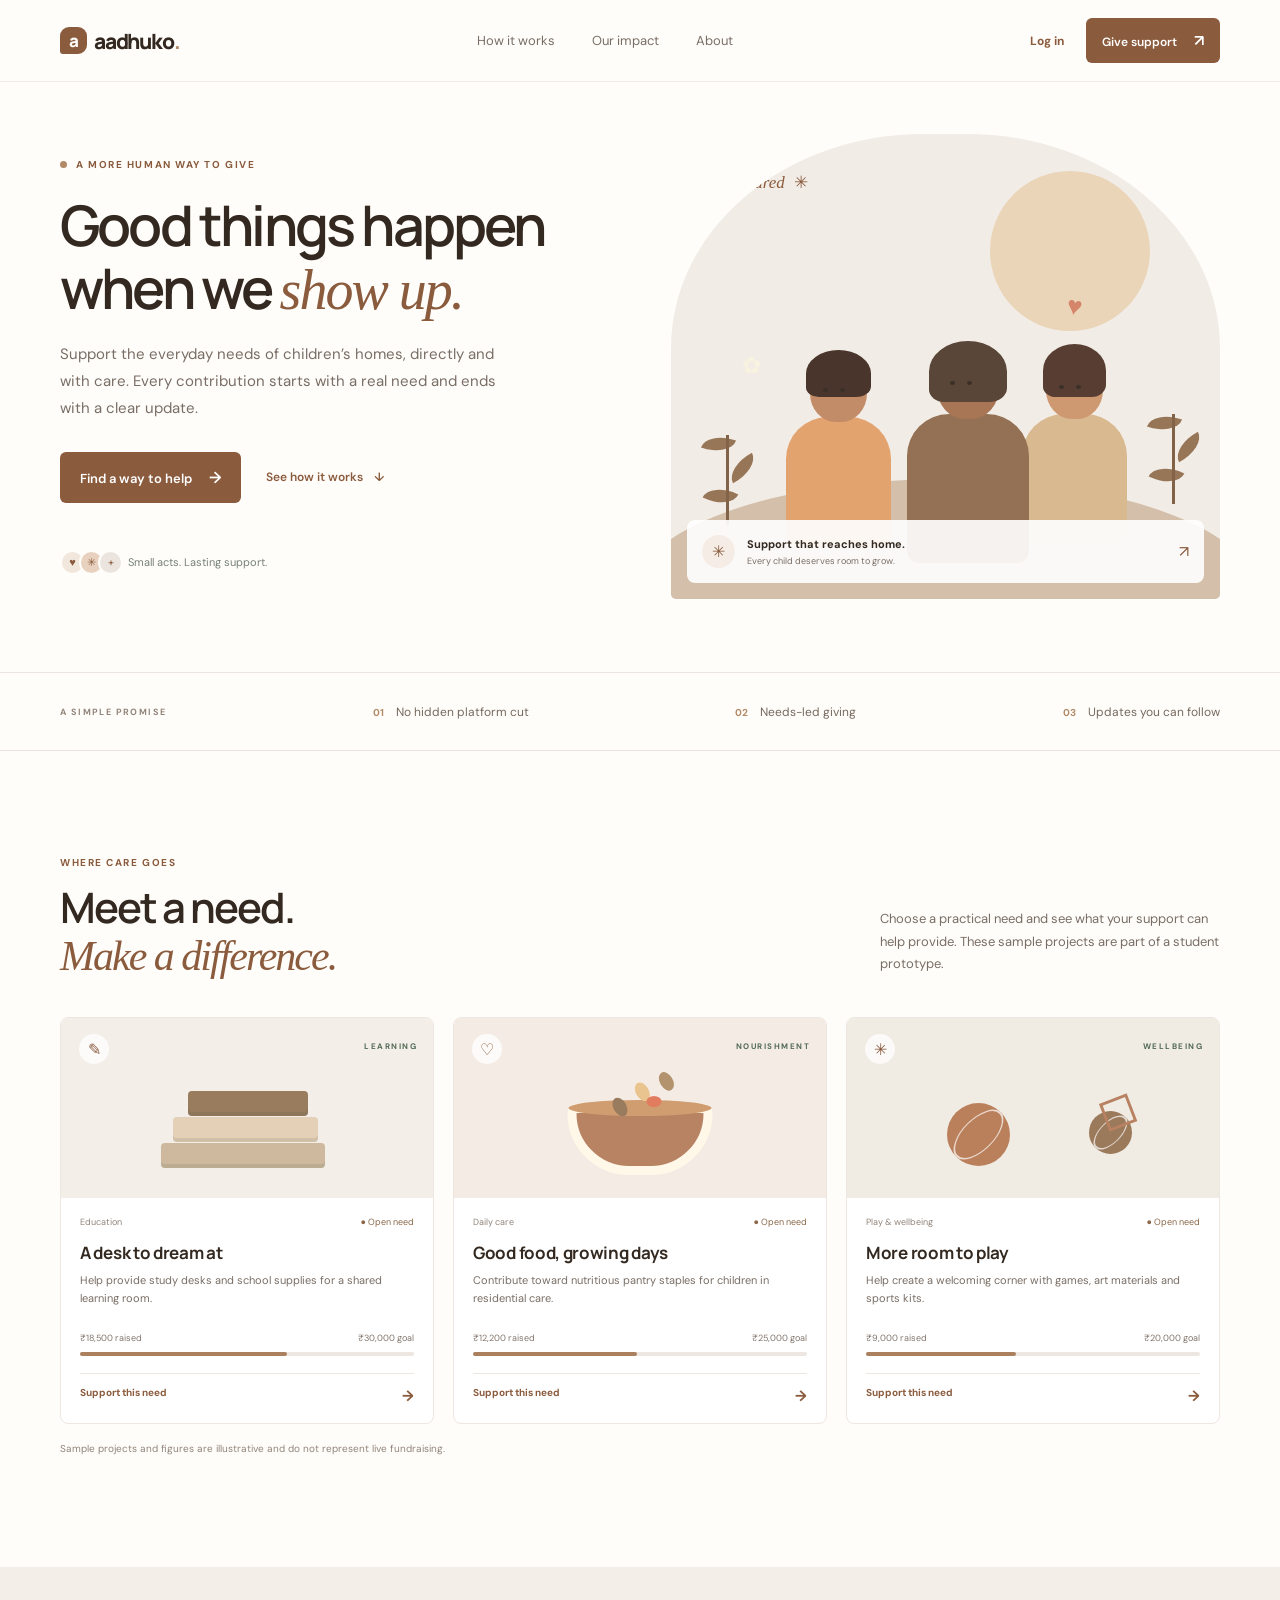
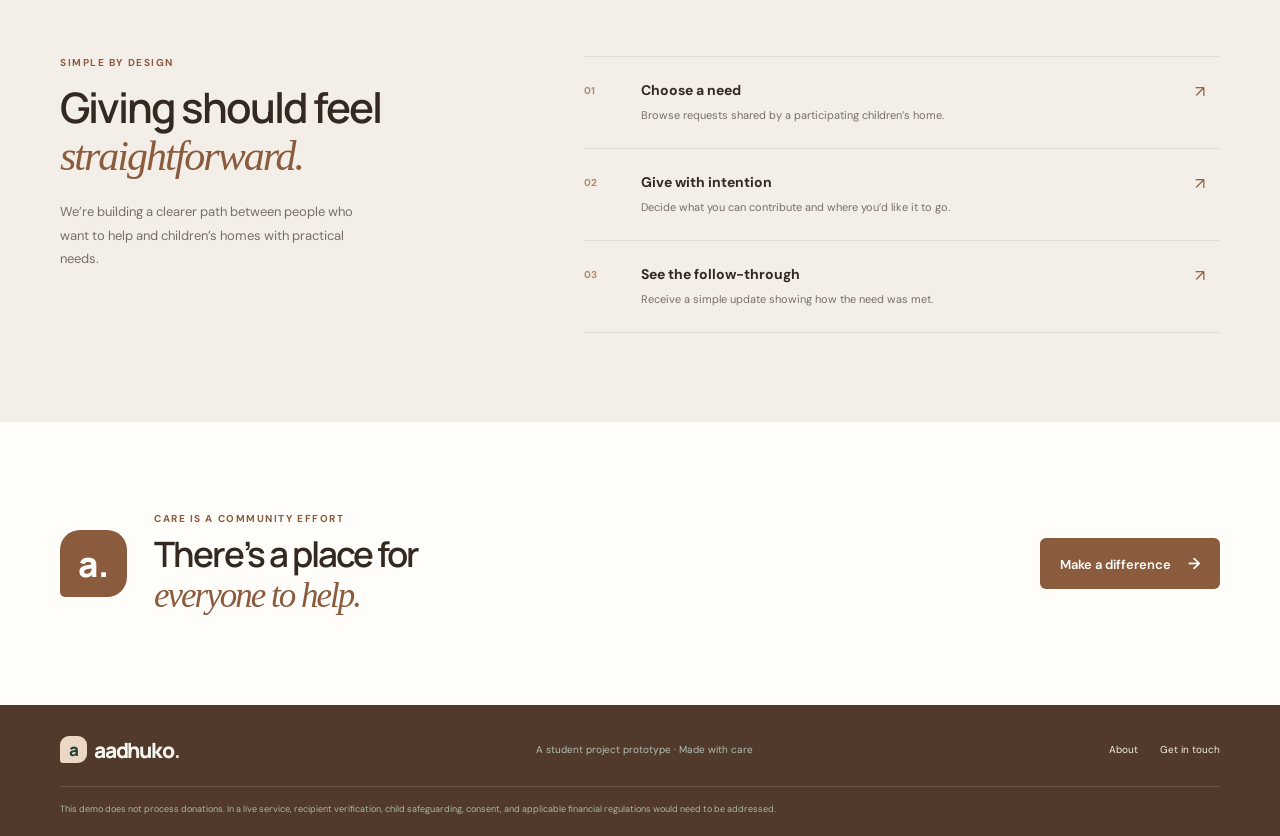
<file: Project-1/Aadhuko/index.html>
<!doctype html>
<html lang="en">
<head>
  <meta charset="utf-8">
  <meta name="viewport" content="width=device-width, initial-scale=1">
  <meta name="theme-color" content="#fffdfa">
  <meta name="description" content="A college project prototype for transparent, direct support to children's homes.">
  <title>Aadhuko — Give with care</title>
  <link rel="preconnect" href="https://fonts.googleapis.com">
  <link rel="preconnect" href="https://fonts.gstatic.com" crossorigin>
  <link href="https://fonts.googleapis.com/css2?family=DM+Sans:wght@400;500;600;700&family=Manrope:wght@400;500;600;700;800&display=swap" rel="stylesheet">
  <link rel="stylesheet" href="css/style.css">
  <script src="js/main.js" defer></script>
</head>
<body>
  <header class="site-header">
    <a class="brand" href="#top" aria-label="Aadhuko home"><span class="brand-mark">a</span> aadhuko<span class="brand-dot">.</span></a>
    <button class="menu-toggle" aria-label="Open navigation" aria-expanded="false">☰</button>
    <nav class="nav-links" aria-label="Main navigation">
      <a href="#how">How it works</a><a href="#stories">Our impact</a><a href="#about">About</a>
    </nav>
    <div class="header-actions"><a class="login-link" href="login.html">Log in</a><button class="button button-small donate-open">Give support <span aria-hidden="true">↗</span></button></div>
  </header>

  <main id="top">
    <section class="hero wrap">
      <div class="hero-copy">
        <div class="eyebrow"><span class="eyebrow-dot"></span> A more human way to give</div>
        <h1>Good things happen<br>when we <em>show up.</em></h1>
        <p class="hero-text">Support the everyday needs of children’s homes, directly and with care. Every contribution starts with a real need and ends with a clear update.</p>
        <div class="hero-actions"><button class="button donate-open">Find a way to help <span aria-hidden="true">→</span></button><a class="text-link" href="#how">See how it works <span>↓</span></a></div>
        <div class="hero-note"><div class="avatar-stack" aria-hidden="true"><span>♥</span><span>✳</span><span>+</span></div><span>Small acts. Lasting support.</span></div>
      </div>
      <div class="hero-art" aria-label="Illustration of a caring community">
        <div class="sun"></div><div class="art-tag tag-top">care, shared <span>✳</span></div>
        <div class="art-scene"><div class="plant plant-left"><i></i><i></i><i></i><b></b></div><div class="plant plant-right"><i></i><i></i><i></i><b></b></div>
          <div class="person person-one"><div class="head hair-a"></div><div class="body body-a"></div></div><div class="person person-two"><div class="head hair-b"></div><div class="body body-b"></div></div><div class="person person-three"><div class="head hair-c"></div><div class="body body-c"></div></div>
          <div class="heart-float">♥</div><div class="flower">✿</div><div class="ground"></div>
        </div><div class="art-caption"><span class="caption-icon">✳</span><span><strong>Support that reaches home.</strong><small>Every child deserves room to grow.</small></span><span class="caption-arrow">↗</span></div>
      </div>
    </section>

    <section class="trust-strip"><div class="wrap trust-inner"><span class="trust-label">A simple promise</span><div><b>01</b> No hidden platform cut</div><div><b>02</b> Needs-led giving</div><div><b>03</b> Updates you can follow</div></div></section>

    <section class="section wrap" id="stories">
      <div class="section-heading"><div><div class="eyebrow">Where care goes</div><h2>Meet a need.<br><em>Make a difference.</em></h2></div><p>Choose a practical need and see what your support can help provide. These sample projects are part of a student prototype.</p></div>
      <div class="cause-grid">
        <article class="cause-card"><div class="cause-image books"><span class="cause-icon">✎</span><span class="image-label">LEARNING</span><div class="book-stack"><i></i><i></i><i></i></div></div><div class="cause-body"><div class="cause-meta"><span>Education</span><span>● Open need</span></div><h3>A desk to dream at</h3><p>Help provide study desks and school supplies for a shared learning room.</p><div class="progress-label"><span>₹18,500 raised</span><span>₹30,000 goal</span></div><div class="progress"><i style="width:62%"></i></div><button class="cause-give donate-open" data-cause="A desk to dream at">Support this need <span>→</span></button></div></article>
        <article class="cause-card"><div class="cause-image meals"><span class="cause-icon">♡</span><span class="image-label">NOURISHMENT</span><div class="bowl"><i></i><b></b></div></div><div class="cause-body"><div class="cause-meta"><span>Daily care</span><span>● Open need</span></div><h3>Good food, growing days</h3><p>Contribute toward nutritious pantry staples for children in residential care.</p><div class="progress-label"><span>₹12,200 raised</span><span>₹25,000 goal</span></div><div class="progress"><i style="width:49%"></i></div><button class="cause-give donate-open" data-cause="Good food, growing days">Support this need <span>→</span></button></div></article>
        <article class="cause-card"><div class="cause-image play"><span class="cause-icon">✳</span><span class="image-label">WELLBEING</span><div class="ball ball-one"></div><div class="ball ball-two"></div><div class="kite">◇</div></div><div class="cause-body"><div class="cause-meta"><span>Play &amp; wellbeing</span><span>● Open need</span></div><h3>More room to play</h3><p>Help create a welcoming corner with games, art materials and sports kits.</p><div class="progress-label"><span>₹9,000 raised</span><span>₹20,000 goal</span></div><div class="progress"><i style="width:45%"></i></div><button class="cause-give donate-open" data-cause="More room to play">Support this need <span>→</span></button></div></article>
      </div>
      <p class="prototype-note">Sample projects and figures are illustrative and do not represent live fundraising.</p>
    </section>

    <section class="how-section" id="how"><div class="wrap how-inner"><div class="how-intro"><div class="eyebrow">Simple by design</div><h2>Giving should feel<br><em>straightforward.</em></h2><p>We’re building a clearer path between people who want to help and children’s homes with practical needs.</p></div><div class="steps"><div class="step"><span>01</span><div><h3>Choose a need</h3><p>Browse requests shared by a participating children’s home.</p></div><span class="step-mark">↗</span></div><div class="step"><span>02</span><div><h3>Give with intention</h3><p>Decide what you can contribute and where you’d like it to go.</p></div><span class="step-mark">↗</span></div><div class="step"><span>03</span><div><h3>See the follow-through</h3><p>Receive a simple update showing how the need was met.</p></div><span class="step-mark">↗</span></div></div></div></section>

    <section class="closing wrap" id="about"><div class="closing-mark">a.</div><div><div class="eyebrow">Care is a community effort</div><h2>There’s a place for<br><em>everyone to help.</em></h2></div><button class="button donate-open">Make a difference <span>→</span></button></section>
  </main>
  <footer class="footer"><div class="wrap footer-inner"><a class="brand" href="#top"><span class="brand-mark">a</span> aadhuko<span class="brand-dot">.</span></a><span>A student project prototype · Made with care</span><div><a href="#about">About</a><a href="mailto:hello@example.com">Get in touch</a></div></div><div class="wrap footer-disclaimer">This demo does not process donations. In a live service, recipient verification, child safeguarding, consent, and applicable financial regulations would need to be addressed.</div></footer>

  <dialog class="donate-dialog" aria-labelledby="dialog-title"><form method="dialog"><button class="dialog-close" aria-label="Close">×</button></form><div class="eyebrow">A little goes a long way</div><h2 id="dialog-title">Choose your gift</h2><p class="dialog-intro">This is a front-end demo. No payment will be taken.</p><form class="gift-form" id="gift-form"><label for="gift-cause">I’d like to support</label><select id="gift-cause"><option>Where it’s needed most</option><option>A desk to dream at</option><option>Good food, growing days</option><option>More room to play</option></select><label>Choose an amount</label><div class="amounts"><button type="button" class="amount active">₹500</button><button type="button" class="amount">₹1,000</button><button type="button" class="amount">₹2,500</button></div><label for="gift-custom">Or enter an amount (₹)</label><input id="gift-custom" type="number" min="1" placeholder="e.g. 750"><label class="email-label" for="gift-email">Email for updates</label><input id="gift-email" type="email" placeholder="you@example.com" required><button class="button dialog-submit" type="submit">Continue <span>→</span></button><p class="form-message" aria-live="polite"></p></form></dialog>
</body>
</html>
</file>
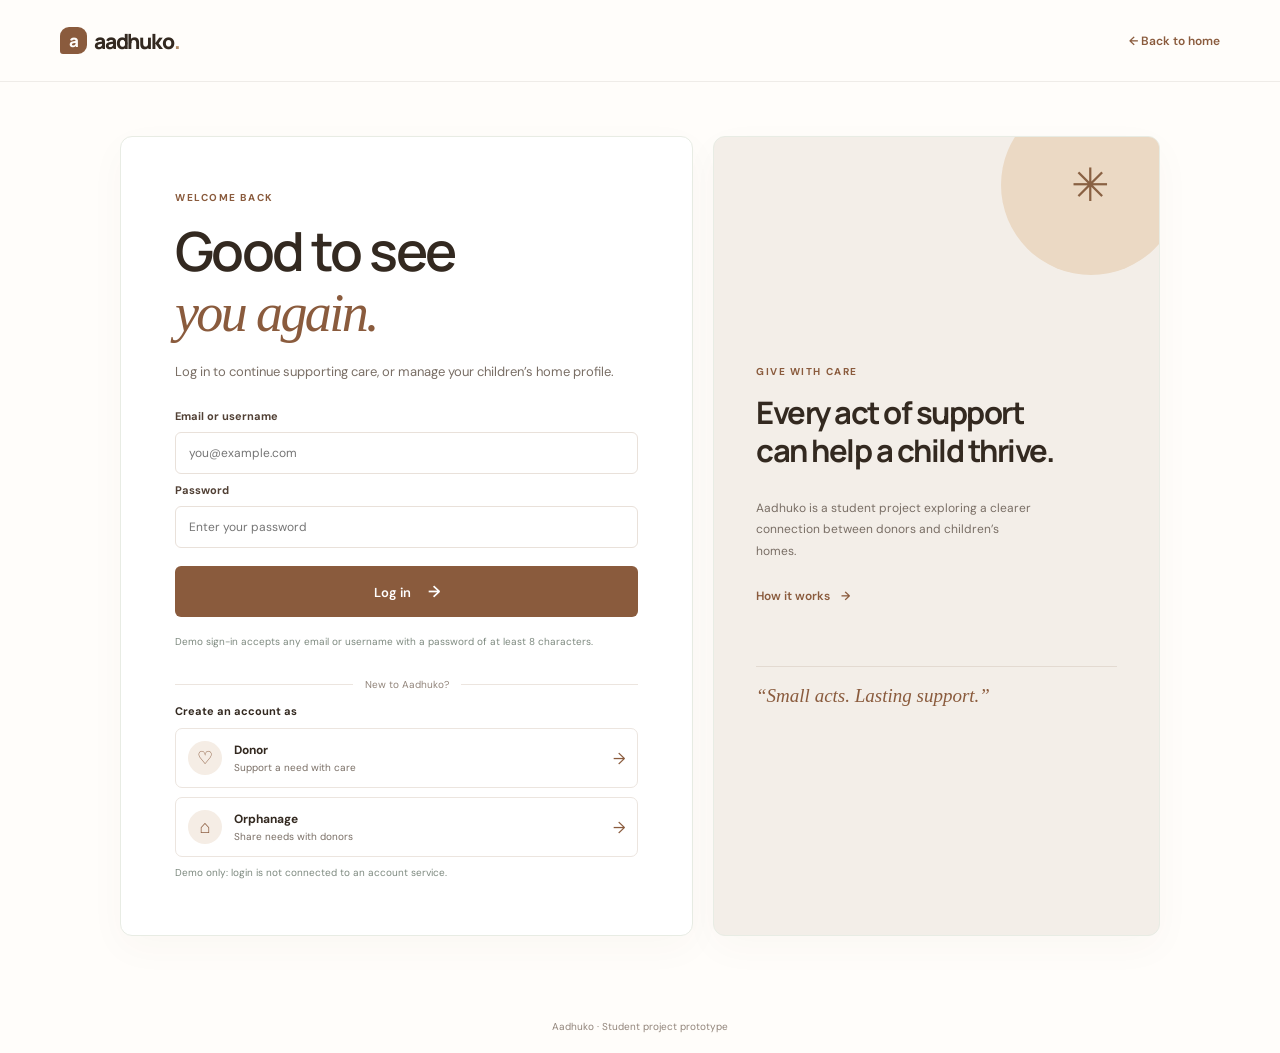
<file: Project-1/Aadhuko/login.html>
<!doctype html>
<html lang="en">
<head>
  <meta charset="utf-8"><meta name="viewport" content="width=device-width, initial-scale=1">
  <meta name="theme-color" content="#fffdfa"><meta name="description" content="Sign in or join the Aadhuko community.">
  <title>Log in — Aadhuko</title><link rel="preconnect" href="https://fonts.googleapis.com"><link rel="preconnect" href="https://fonts.gstatic.com" crossorigin>
  <link href="https://fonts.googleapis.com/css2?family=DM+Sans:wght@400;500;600;700&family=Manrope:wght@400;500;600;700;800&display=swap" rel="stylesheet"><link rel="stylesheet" href="css/style.css"><script src="js/auth.js" defer></script>
</head>
<body class="auth-page"><header class="site-header"><a class="brand" href="index.html"><span class="brand-mark">a</span> aadhuko<span class="brand-dot">.</span></a><a class="text-link" href="index.html">← Back to home</a></header>
<main class="auth-shell"><section class="auth-card"><div class="eyebrow">Welcome back</div><h1>Good to see<br><em>you again.</em></h1><p class="form-intro">Log in to continue supporting care, or manage your children’s home profile.</p>
<form id="login-form" class="stack-form" novalidate><label for="login-id">Email or username</label><input id="login-id" name="identity" autocomplete="username" required placeholder="you@example.com"><small class="field-error" data-error="identity"></small><label for="login-password">Password</label><input id="login-password" name="password" type="password" autocomplete="current-password" required minlength="8" placeholder="Enter your password"><small class="field-error" data-error="password"></small><button class="button form-button" type="submit">Log in <span>→</span></button><p class="demo-note" role="status" aria-live="polite">Demo sign-in accepts any email or username with a password of at least 8 characters.</p></form>
<div class="auth-divider"><span>New to Aadhuko?</span></div><p class="auth-register">Create an account as</p><div class="role-choices"><a class="role-card" href="register-donor.html"><span class="role-icon">♡</span><span><b>Donor</b><small>Support a need with care</small></span><span class="role-arrow">→</span></a><a class="role-card" href="register-orphanage.html"><span class="role-icon">⌂</span><span><b>Orphanage</b><small>Share needs with donors</small></span><span class="role-arrow">→</span></a></div><p class="demo-note">Demo only: login is not connected to an account service.</p></section><aside class="auth-aside"><div class="aside-orb">✳</div><span class="eyebrow">Give with care</span><h2>Every act of support<br>can help a child thrive.</h2><p>Aadhuko is a student project exploring a clearer connection between donors and children’s homes.</p><a class="text-link" href="index.html#how">How it works <span>→</span></a><div class="aside-quote">“Small acts. Lasting support.”</div></aside></main>
<footer class="simple-footer">Aadhuko · Student project prototype</footer></body></html>
</file>
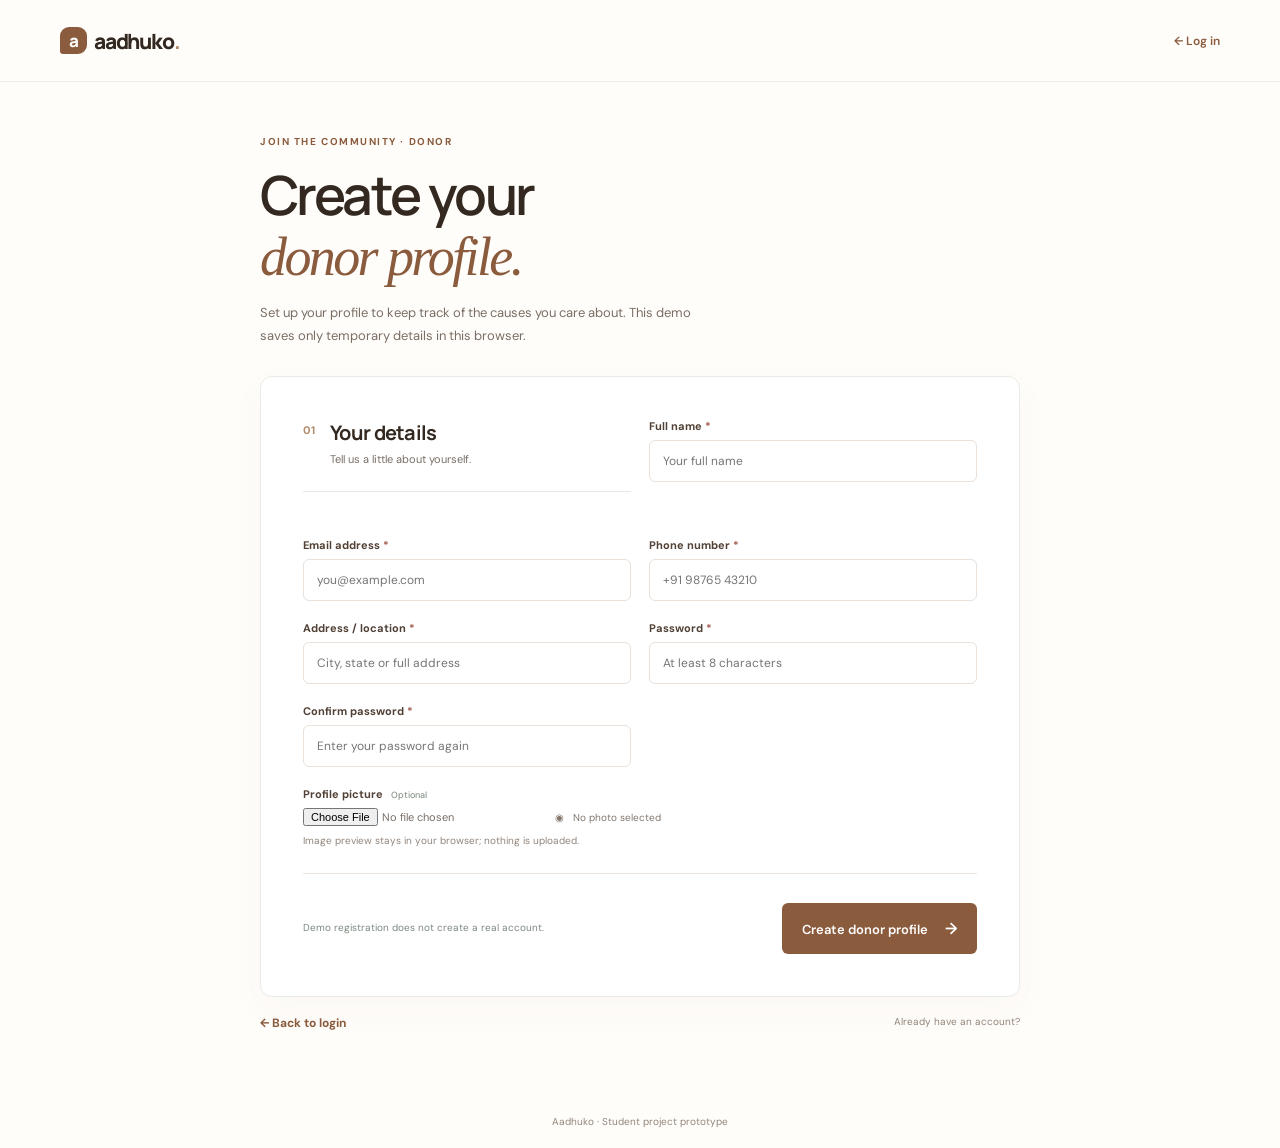
<file: Project-1/Aadhuko/register-donor.html>
<!doctype html>
<html lang="en"><head><meta charset="utf-8"><meta name="viewport" content="width=device-width, initial-scale=1"><meta name="theme-color" content="#fffdfa"><title>Donor registration — Aadhuko</title>
<link rel="preconnect" href="https://fonts.googleapis.com"><link rel="preconnect" href="https://fonts.gstatic.com" crossorigin><link href="https://fonts.googleapis.com/css2?family=DM+Sans:wght@400;500;600;700&family=Manrope:wght@400;500;600;700;800&display=swap" rel="stylesheet"><link rel="stylesheet" href="css/style.css"><script src="js/donor.js" defer></script></head>
<body class="auth-page"><header class="site-header"><a class="brand" href="index.html"><span class="brand-mark">a</span> aadhuko<span class="brand-dot">.</span></a><a class="text-link" href="login.html">← Log in</a></header><main class="form-page"><div class="form-page-heading"><div class="eyebrow">Join the community · Donor</div><h1>Create your<br><em>donor profile.</em></h1><p>Set up your profile to keep track of the causes you care about. This demo saves only temporary details in this browser.</p></div>
<section class="form-panel"><form id="donor-form" class="form-grid" novalidate><div class="form-section-title"><span>01</span><div><h2>Your details</h2><p>Tell us a little about yourself.</p></div></div>
<div class="field"><label for="donor-name">Full name <span>*</span></label><input id="donor-name" name="name" autocomplete="name" required minlength="2" placeholder="Your full name"><small class="field-error" data-error="name"></small></div>
<div class="field"><label for="donor-email">Email address <span>*</span></label><input id="donor-email" name="email" type="email" autocomplete="email" required placeholder="you@example.com"><small class="field-error" data-error="email"></small></div>
<div class="field"><label for="donor-phone">Phone number <span>*</span></label><input id="donor-phone" name="phone" type="tel" autocomplete="tel" inputmode="tel" required pattern="[+0-9() .-]{8,18}" placeholder="+91 98765 43210"><small class="field-error" data-error="phone"></small></div>
<div class="field"><label for="donor-address">Address / location <span>*</span></label><input id="donor-address" name="address" autocomplete="street-address" required placeholder="City, state or full address"><small class="field-error" data-error="address"></small></div>
<div class="field"><label for="donor-password">Password <span>*</span></label><input id="donor-password" name="password" type="password" autocomplete="new-password" required minlength="8" placeholder="At least 8 characters"><small class="field-error" data-error="password"></small></div>
<div class="field"><label for="donor-confirm">Confirm password <span>*</span></label><input id="donor-confirm" name="confirm" type="password" autocomplete="new-password" required placeholder="Enter your password again"><small class="field-error" data-error="confirm"></small></div>
<div class="field field-wide"><label for="donor-photo">Profile picture <span class="optional">Optional</span></label><div class="upload-row"><input id="donor-photo" name="photo" type="file" accept="image/*"><div id="donor-photo-preview" class="avatar-preview" aria-live="polite"><span>◉</span> No photo selected</div></div><small class="field-hint">Image preview stays in your browser; nothing is uploaded.</small></div>
<div class="field-wide form-foot"><p class="demo-note" id="donor-message" role="status" aria-live="polite">Demo registration does not create a real account.</p><button class="button form-button" type="submit">Create donor profile <span>→</span></button></div></form><div class="success-panel" id="donor-success" hidden><div class="success-mark">✓</div><h2>You’re on your way.</h2><p>Your donor demo profile has been saved in this browser. No account or payment was created.</p><a class="button" href="index.html">Explore Aadhuko <span>→</span></a></div></section><p class="form-back"><a href="login.html">← Back to login</a><span>Already have an account?</span></p></main><footer class="simple-footer">Aadhuko · Student project prototype</footer></body></html>
</file>
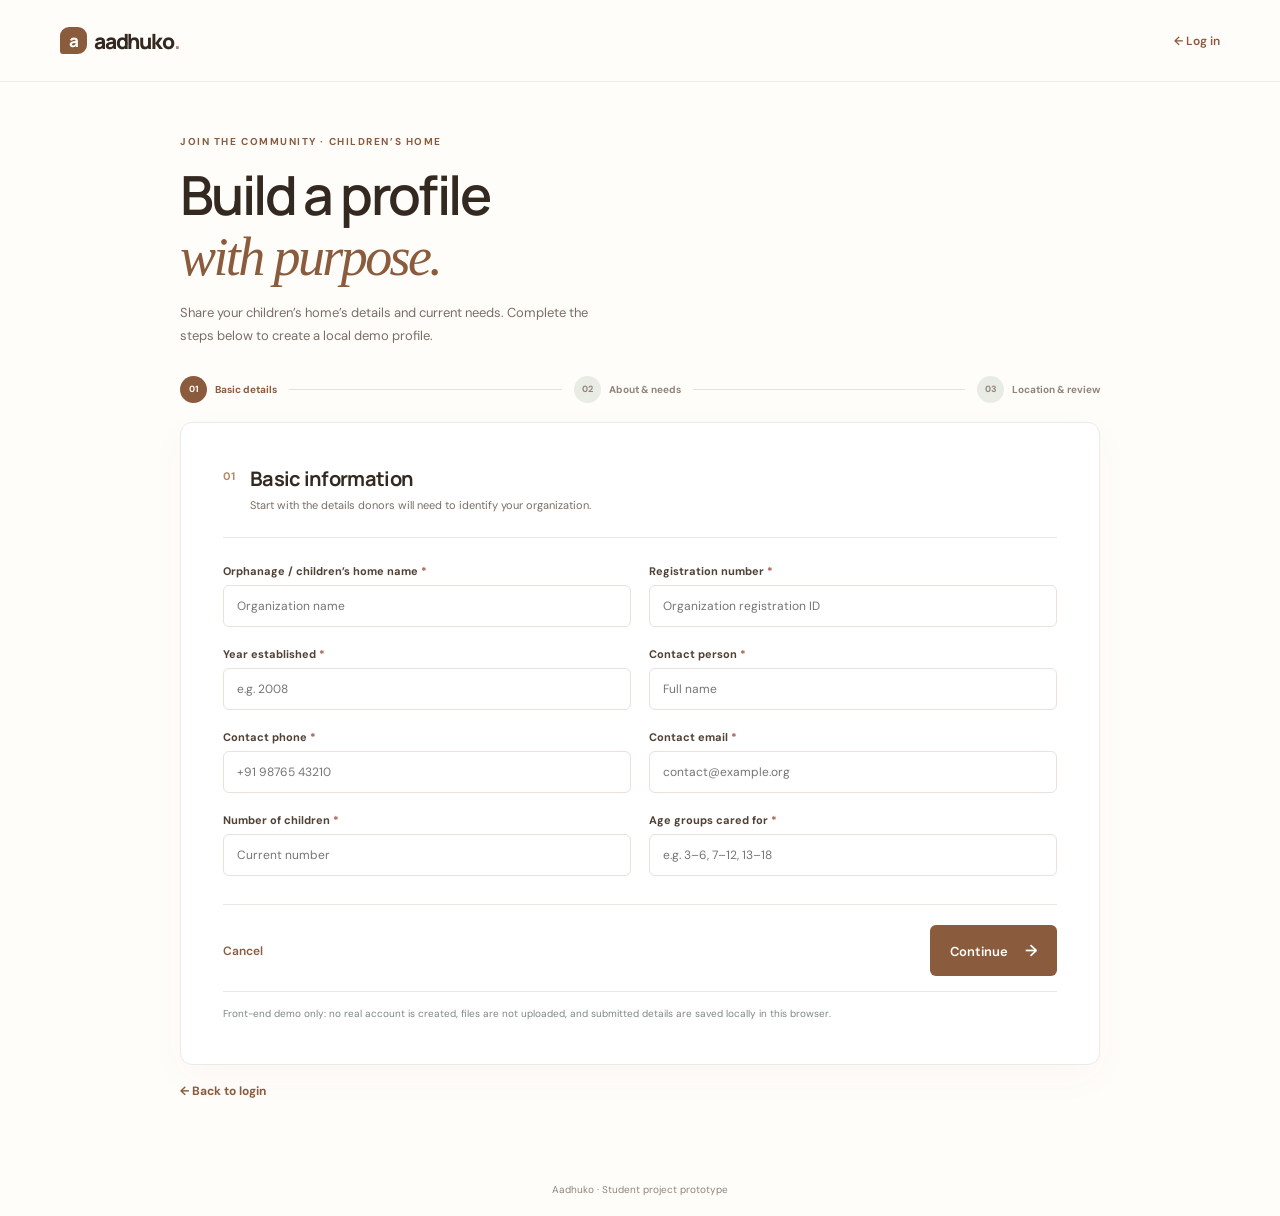
<file: Project-1/Aadhuko/register-orphanage.html>
<!doctype html>
<html lang="en"><head><meta charset="utf-8"><meta name="viewport" content="width=device-width, initial-scale=1"><meta name="theme-color" content="#fffdfa"><meta name="description" content="Create a children’s home profile on Aadhuko."><title>Children’s home registration — Aadhuko</title>
<link rel="preconnect" href="https://fonts.googleapis.com"><link rel="preconnect" href="https://fonts.gstatic.com" crossorigin><link href="https://fonts.googleapis.com/css2?family=DM+Sans:wght@400;500;600;700&family=Manrope:wght@400;500;600;700;800&display=swap" rel="stylesheet"><link rel="stylesheet" href="css/style.css"><script src="js/orphanage.js" defer></script></head>
<body class="auth-page"><header class="site-header"><a class="brand" href="index.html"><span class="brand-mark">a</span> aadhuko<span class="brand-dot">.</span></a><a class="text-link" href="login.html">← Log in</a></header><main class="form-page form-page-wide"><div class="form-page-heading"><div class="eyebrow">Join the community · Children’s home</div><h1>Build a profile<br><em>with purpose.</em></h1><p>Share your children’s home’s details and current needs. Complete the steps below to create a local demo profile.</p></div>
<nav class="progress-steps" aria-label="Registration progress"><div class="progress-step active" data-progress="0"><span>01</span><b>Basic details</b></div><i></i><div class="progress-step" data-progress="1"><span>02</span><b>About &amp; needs</b></div><i></i><div class="progress-step" data-progress="2"><span>03</span><b>Location &amp; review</b></div></nav>
<form id="orphanage-form" class="form-panel orphanage-form" novalidate>
<section class="wizard-step active" data-step="0" aria-labelledby="step-one-title"><div class="form-section-title"><span>01</span><div><h2 id="step-one-title">Basic information</h2><p>Start with the details donors will need to identify your organization.</p></div></div>
<div class="form-grid"><div class="field"><label for="org-name">Orphanage / children’s home name <span>*</span></label><input id="org-name" name="orgName" required placeholder="Organization name"><small class="field-error"></small></div><div class="field"><label for="reg-number">Registration number <span>*</span></label><input id="reg-number" name="regNumber" required placeholder="Organization registration ID"><small class="field-error"></small></div>
<div class="field"><label for="year-established">Year established <span>*</span></label><input id="year-established" name="year" type="number" min="1900" max="2026" required placeholder="e.g. 2008"><small class="field-error"></small></div><div class="field"><label for="contact-person">Contact person <span>*</span></label><input id="contact-person" name="contact" autocomplete="name" required placeholder="Full name"><small class="field-error"></small></div>
<div class="field"><label for="org-phone">Contact phone <span>*</span></label><input id="org-phone" name="phone" type="tel" inputmode="tel" pattern="[+0-9() .-]{8,18}" required placeholder="+91 98765 43210"><small class="field-error"></small></div><div class="field"><label for="org-email">Contact email <span>*</span></label><input id="org-email" name="email" type="email" required placeholder="contact@example.org"><small class="field-error"></small></div>
<div class="field"><label for="children-count">Number of children <span>*</span></label><input id="children-count" name="children" type="number" min="1" required placeholder="Current number"><small class="field-error"></small></div><div class="field"><label for="age-groups">Age groups cared for <span>*</span></label><input id="age-groups" name="ageGroups" required placeholder="e.g. 3–6, 7–12, 13–18"><small class="field-error"></small></div></div>
<div class="wizard-actions"><a class="text-link" href="login.html">Cancel</a><button class="button wizard-next" type="button">Continue <span>→</span></button></div></section>

<section class="wizard-step" data-step="1" aria-labelledby="step-two-title"><div class="form-section-title"><span>02</span><div><h2 id="step-two-title">Credentials, story &amp; needs</h2><p>Provide organization details and supporting credentials for the profile.</p></div></div>
<div class="subsection-heading"><h3>Government details</h3><p>Document information is collected for the demo profile only.</p></div><div class="form-grid"><div class="field"><label for="gov-number">Government registration / certification number <span>*</span></label><input id="gov-number" name="govNumber" required placeholder="Certificate reference"><small class="field-error"></small></div><div class="field"><label for="authority">Issuing authority <span>*</span></label><input id="authority" name="authority" required placeholder="Government department / authority"><small class="field-error"></small></div><div class="field"><label for="reg-date">Registration date <span>*</span></label><input id="reg-date" name="regDate" type="date" required><small class="field-error"></small></div><div class="field"><label for="cert-file">Certification document <span>*</span></label><input id="cert-file" name="certificate" type="file" accept=".pdf,.jpg,.jpeg,.png" required><small class="field-hint" id="cert-file-name">PDF or image. Preview/name only; no upload.</small><small class="field-error"></small></div></div>
<div class="verification-status"><span class="status-dot"></span><div><b>Verification status: Not verified</b><p>Documents are not checked by this demo. Verification would require a secure review process.</p></div><span class="status-badge">Demo</span></div>
<div class="subsection-heading"><h3>About your home</h3><p>Help donors understand your work and what would make a difference.</p></div><div class="form-grid"><div class="field field-wide"><label for="about-org">About the orphanage <span>*</span></label><textarea id="about-org" name="about" rows="4" minlength="30" required placeholder="Share your mission, approach to care and community…"></textarea><small class="field-error"></small></div><div class="field"><label for="facilities">Facilities</label><textarea id="facilities" name="facilities" rows="3" placeholder="Education, health, recreation, accessibility…"></textarea></div><div class="field"><label for="staff">Staff information</label><textarea id="staff" name="staff" rows="3" placeholder="Care team, educators, volunteers…"></textarea></div><div class="field field-wide"><label for="needs">Current requirements / needs <span>*</span></label><textarea id="needs" name="needs" rows="3" required placeholder="What support would help children right now?"></textarea><small class="field-error"></small></div></div>
<div class="wizard-actions"><button class="button button-quiet wizard-back" type="button">← Back</button><button class="button wizard-next" type="button">Continue <span>→</span></button></div></section>

<section class="wizard-step" data-step="2" aria-labelledby="step-three-title"><div class="form-section-title"><span>03</span><div><h2 id="step-three-title">Location &amp; review</h2><p>Add your location and a few images to complete your profile.</p></div></div>
<div class="subsection-heading"><h3>Home images</h3><p>Select up to 8 images. Previews are created locally in your browser.</p></div><div class="field field-wide"><label for="org-images">Select multiple images <span class="optional">Optional</span></label><input id="org-images" name="images" type="file" accept="image/*" multiple><small class="field-hint">Please avoid images that identify children without appropriate consent.</small><div id="image-previews" class="image-previews" aria-live="polite"></div></div>
<div class="subsection-heading"><h3>Location</h3><p>Help supporters understand where your home is based.</p></div><div class="form-grid"><div class="field field-wide"><label for="full-address">Full address <span>*</span></label><textarea id="full-address" name="fullAddress" rows="2" autocomplete="street-address" required placeholder="Building / street, area"></textarea><small class="field-error"></small></div><div class="field"><label for="city">City <span>*</span></label><input id="city" name="city" autocomplete="address-level2" required><small class="field-error"></small></div><div class="field"><label for="state">State <span>*</span></label><input id="state" name="state" autocomplete="address-level1" required><small class="field-error"></small></div><div class="field"><label for="pin">PIN code <span>*</span></label><input id="pin" name="pin" inputmode="numeric" pattern="[0-9]{6}" maxlength="6" required placeholder="6-digit PIN"><small class="field-error"></small></div><div class="field"><label for="latitude">Latitude <span class="optional">Optional</span></label><input id="latitude" name="latitude" type="number" step="any" min="-90" max="90" placeholder="e.g. 12.9716"></div><div class="field"><label for="longitude">Longitude <span class="optional">Optional</span></label><input id="longitude" name="longitude" type="number" step="any" min="-180" max="180" placeholder="e.g. 77.5946"></div></div>
<div class="map-placeholder" role="img" aria-label="Map preview placeholder"><span class="map-pin">⌖</span><div><b>Map preview</b><p>Your location map can be connected here in a future version.</p></div><span class="map-grid"></span></div>
<label class="consent-check"><input id="org-consent" type="checkbox" required><span>I confirm that I’m authorized to submit these organization details for this demo profile. <b>*</b></span></label><small class="field-error consent-error"></small>
<div class="wizard-actions"><button class="button button-quiet wizard-back" type="button">← Back</button><button class="button" type="submit">Create demo profile <span>✓</span></button></div></section>
<div class="demo-note form-wide-note">Front-end demo only: no real account is created, files are not uploaded, and submitted details are saved locally in this browser.</div>
</form><section id="orphanage-success" class="form-panel success-panel" hidden><div class="success-mark">✓</div><div class="eyebrow">Profile prepared</div><h2>Thank you for sharing your work.</h2><p>Your children’s home demo profile has been saved in this browser. Its verification status remains “Not verified.”</p><a class="button" href="index.html">Return to Aadhuko <span>→</span></a></section><p class="form-back"><a href="login.html">← Back to login</a></p></main><footer class="simple-footer">Aadhuko · Student project prototype</footer></body></html>
</file>
<file: Project-1/Aadhuko/css/style.css>
:root{--ink:#332920;--muted:#796e65;--green:#8a5b3d;--green-dark:#69452f;--lime:#ead8c4;--paper:#fffdfa;--line:#ece5df;--white:#fff;--serif:Georgia,'Times New Roman',serif}*{box-sizing:border-box}html{scroll-behavior:smooth}body{margin:0;background:var(--paper);color:var(--ink);font-family:'DM Sans',sans-serif}button,a{font:inherit}a{color:inherit;text-decoration:none}.wrap{width:min(1160px,calc(100% - 64px));margin-inline:auto}.site-header{height:82px;padding:0 max(32px,calc((100vw - 1160px)/2));display:flex;align-items:center;justify-content:space-between;border-bottom:1px solid rgba(51,41,32,.08);background:var(--paper)}.brand{font-family:Manrope,sans-serif;font-weight:800;font-size:21px;letter-spacing:-1.2px;display:flex;align-items:center;gap:7px}.brand-mark{width:27px;height:27px;border-radius:9px 9px 9px 3px;display:grid;place-items:center;color:var(--paper);background:var(--green);font-size:17px}.brand-dot{color:#b18a67;margin-left:-7px}.nav-links{display:flex;gap:37px;color:#796e65;font-size:13px}.nav-links a:hover,.footer a:hover{color:var(--green)}.button{border:0;border-radius:6px;padding:15px 20px;background:var(--green);color:white;font-weight:600;font-size:13px;cursor:pointer;transition:background .2s,transform .2s}.button:hover{background:var(--green-dark);transform:translateY(-1px)}.button span{margin-left:14px;font-size:16px}.button-small{padding:12px 16px;font-size:12px}.menu-toggle{display:none;background:transparent;border:0;color:var(--green);font-size:22px}.hero{min-height:590px;display:grid;grid-template-columns:1fr 1fr;align-items:center;gap:62px;padding-top:34px;padding-bottom:55px}.eyebrow{font-size:10px;font-weight:700;letter-spacing:1.55px;text-transform:uppercase;color:var(--green);display:flex;align-items:center;gap:9px}.eyebrow-dot{width:7px;height:7px;border-radius:50%;background:#b18a67}.hero h1,.section h2,.how-intro h2,.closing h2{font-family:Manrope,sans-serif;letter-spacing:-2.8px;line-height:1.12;font-size:56px;font-weight:600;margin:23px 0 19px}.hero h1 em,.section h2 em,.how-intro h2 em,.closing h2 em{font-family:var(--serif);font-weight:400;color:var(--green);letter-spacing:-2px}.hero-text{max-width:440px;font-size:15px;line-height:1.8;color:var(--muted)}.hero-actions{display:flex;align-items:center;gap:25px;margin-top:30px}.text-link{font-size:12px;color:var(--green);font-weight:600}.text-link span{margin-left:8px}.hero-note{display:flex;align-items:center;gap:11px;margin-top:47px;font-size:11px;color:#758078}.avatar-stack{display:flex}.avatar-stack span{width:25px;height:25px;border-radius:50%;display:grid;place-items:center;background:#f1e7dc;color:var(--green);border:2px solid var(--paper);font-size:11px;margin-right:-6px}.avatar-stack span:nth-child(2){background:#e8d2bf}.avatar-stack span:nth-child(3){background:#ece5df}.hero-art{height:465px;position:relative;background:#f2ece6;border-radius:46% 46% 5px 5px;overflow:hidden}.sun{position:absolute;width:160px;height:160px;border-radius:50%;background:#ead5b9;top:37px;right:70px}.art-tag{position:absolute;z-index:4;top:38px;left:30px;color:var(--green);font-family:var(--serif);font-style:italic;font-size:17px}.art-tag span{font-style:normal;margin-left:5px}.art-scene{position:absolute;inset:0}.ground{position:absolute;bottom:-110px;left:-7%;width:114%;height:230px;border-radius:50% 50% 0 0;background:#d4c0aa}.person{position:absolute;bottom:55px;z-index:2;display:flex;align-items:center;flex-direction:column}.person-one{left:21%;bottom:52px}.person-two{left:43%;bottom:36px;z-index:3}.person-three{right:17%;bottom:55px}.head{width:57px;height:64px;border-radius:47% 47% 45% 45%;position:relative;z-index:1}.head:after{content:'';position:absolute;top:30px;left:13px;width:5px;height:4px;border-radius:50%;background:#3a3027;box-shadow:17px 0 #3a3027}.hair-a{background:#c18c67}.hair-a:before,.hair-b:before,.hair-c:before{content:'';position:absolute;inset:-8px -4px 25px;border-radius:50% 50% 23% 20%;background:#49352c}.hair-b{background:#a87555;width:62px;height:68px}.hair-b:before{background:#594638;inset:-10px -8px 17px}.hair-c{background:#ce9971}.hair-c:before{background:#583e32;inset:-11px -3px 22px}.body{width:105px;height:130px;border-radius:42px 42px 12px 12px;margin-top:-5px}.body-a{background:#e2a36e}.body-b{background:#947154;width:122px;height:149px}.body-c{background:#d9b98f}.plant{position:absolute;z-index:2;bottom:74px;width:60px;height:115px}.plant-left{left:5%}.plant-right{right:3%;bottom:95px}.plant b{position:absolute;bottom:0;left:28px;height:90px;width:3px;background:#826348}.plant i{position:absolute;bottom:20px;left:7px;width:31px;height:18px;background:#967657;border-radius:100% 0 100% 0;transform:rotate(25deg)}.plant i:nth-child(2){bottom:48px;left:29px;transform:rotate(-28deg)}.plant i:nth-child(3){bottom:72px;left:5px;transform:rotate(19deg)}.heart-float{position:absolute;z-index:4;top:155px;right:25%;color:#d58569;font-size:26px;transform:rotate(10deg)}.flower{position:absolute;z-index:3;top:216px;left:13%;font-size:23px;color:#f7f3df}.art-caption{position:absolute;z-index:5;bottom:16px;left:16px;right:16px;background:rgba(255,255,255,.91);border-radius:8px;padding:15px;display:flex;align-items:center;gap:12px}.caption-icon{width:33px;height:33px;border-radius:50%;display:grid;place-items:center;background:#f5ede5;color:var(--green)}.art-caption strong,.art-caption small{display:block}.art-caption strong{font-size:11px}.art-caption small{color:var(--muted);font-size:9px;margin-top:4px}.caption-arrow{margin-left:auto;color:var(--green)}.trust-strip{border-block:1px solid var(--line)}.trust-inner{height:77px;display:flex;align-items:center;justify-content:space-between;color:#76695e;font-size:12px}.trust-label{text-transform:uppercase;letter-spacing:1.4px;font-weight:700;color:#91847a;font-size:9px}.trust-inner b{font-size:10px;color:#b18a67;margin-right:9px}.section{padding-top:105px;padding-bottom:102px}.section-heading{display:flex;justify-content:space-between;align-items:flex-end;margin-bottom:37px}.section h2,.how-intro h2,.closing h2{font-size:42px;letter-spacing:-2px;margin:15px 0 0}.section-heading>p{max-width:340px;color:var(--muted);line-height:1.75;font-size:13px;margin-bottom:4px}.cause-grid{display:grid;grid-template-columns:repeat(3,1fr);gap:19px}.cause-card{background:#fff;border:1px solid #eee7e1;border-radius:8px;overflow:hidden}.cause-image{height:180px;position:relative;overflow:hidden}.cause-icon{position:absolute;left:18px;top:16px;width:30px;height:30px;background:rgba(255,255,255,.78);display:grid;place-items:center;border-radius:50%;color:var(--green)}.image-label{position:absolute;right:16px;top:23px;font-size:8px;letter-spacing:1.5px;color:#526a55;font-weight:700}.books{background:#f3eee8}.book-stack{position:absolute;bottom:30px;left:50%;transform:translateX(-50%);width:172px;height:90px}.book-stack i{position:absolute;bottom:0;width:164px;height:25px;border-radius:4px;background:#ceb99e;box-shadow:inset 0 -4px rgba(50,71,49,.11)}.book-stack i:nth-child(2){bottom:26px;left:12px;background:#e4cfb7;width:145px}.book-stack i:nth-child(3){bottom:52px;left:27px;background:#997b5e;width:120px}.meals{background:#f4ece4}.bowl{position:absolute;left:50%;bottom:23px;transform:translateX(-50%);width:145px;height:71px;border-radius:10px 10px 65px 65px;background:#b78363;border:9px solid #fff7e8}.bowl:before{content:'';position:absolute;top:-13px;left:-8px;width:143px;height:16px;border-radius:50%;background:#cf9d70}.bowl i{position:absolute;z-index:2;width:13px;height:20px;border-radius:50%;background:#997c5d;top:-16px;left:37px;transform:rotate(-30deg);box-shadow:27px -2px #e9c48f,53px 1px #b3926e}.bowl b{position:absolute;z-index:2;width:15px;height:11px;border-radius:50%;background:#e17d5e;top:-17px;left:70px}.play{background:#f0ebe3}.ball{position:absolute;border-radius:50%;bottom:32px;left:27%;width:63px;height:63px;background:#ba805c}.ball-one:before,.ball-two:before{content:'';position:absolute;inset:0;border:2px solid rgba(255,255,255,.7);border-radius:50%;transform:rotate(45deg) scaleX(.5)}.ball-two{width:43px;height:43px;background:#9b795b;left:65%;bottom:44px}.kite{position:absolute;right:21%;top:54px;color:#b78162;font-size:55px;transform:rotate(24deg)}.cause-body{padding:18px 19px 17px}.cause-meta{display:flex;justify-content:space-between;font-size:9px;color:#91847a}.cause-meta span:last-child{color:#8a6848}.cause-body h3{font-family:Manrope,sans-serif;font-size:17px;letter-spacing:-.3px;margin:13px 0 8px}.cause-body p{height:42px;font-size:11px;line-height:1.6;color:var(--muted);margin:0 0 18px}.progress-label{display:flex;justify-content:space-between;font-size:9px;color:#82766d}.progress{height:4px;background:#eee7e1;border-radius:4px;margin-top:8px}.progress i{display:block;height:100%;background:#aa805e;border-radius:4px}.cause-give{display:flex;justify-content:space-between;width:100%;margin-top:17px;padding:12px 0 0;border:0;border-top:1px solid #eee7e1;background:none;color:var(--green);font-weight:700;font-size:10px;cursor:pointer}.cause-give span{font-size:15px}.prototype-note{font-size:10px;color:#91847a;margin-top:18px}.how-section{background:#f3eee8;padding:89px 0}.how-inner{display:grid;grid-template-columns:.8fr 1.2fr;gap:100px}.how-intro p{color:var(--muted);font-size:13px;line-height:1.8;max-width:320px;margin-top:20px}.steps{border-top:1px solid #e5ddd5}.step{display:grid;grid-template-columns:40px 1fr 25px;gap:17px;align-items:start;padding:24px 0;border-bottom:1px solid #e5ddd5}.step>span:first-child{font-size:10px;color:#b18a67;font-weight:700;padding-top:3px}.step h3{font-size:14px;margin:0 0 7px}.step p{font-size:11px;color:var(--muted);margin:0;line-height:1.65}.step-mark{color:var(--green)}.closing{padding-top:90px;padding-bottom:90px;display:flex;align-items:center;gap:27px}.closing-mark{width:67px;height:67px;flex:none;border-radius:20px 20px 20px 5px;background:var(--green);color:white;display:grid;place-items:center;font-family:Manrope;font-weight:800;font-size:35px}.closing h2{font-size:35px;margin-top:10px}.closing .button{margin-left:auto}.footer{background:#513a2b;color:#f5ede5;padding:31px 0 20px}.footer-inner{display:flex;align-items:center;justify-content:space-between}.footer .brand{color:#f5f7ee}.footer .brand-mark{background:#ead8c4;color:#284333}.footer .brand-dot{color:#ead8c4}.footer-inner>span{font-size:10px;color:#b3c0b4}.footer-inner>div{display:flex;gap:22px;font-size:10px}.footer-disclaimer{font-size:9px;line-height:1.6;color:#aab8aa;border-top:1px solid rgba(255,255,255,.13);padding-top:15px;margin-top:22px}.donate-dialog{border:0;border-radius:12px;width:min(440px,calc(100% - 28px));padding:34px;background:#fff;color:var(--ink);box-shadow:0 20px 80px #1d302655}.donate-dialog::backdrop{background:rgba(45,33,25,.55);backdrop-filter:blur(3px)}.dialog-close{position:absolute;right:20px;top:13px;border:0;background:none;font-size:27px;color:#718075;cursor:pointer}.donate-dialog h2{font-family:Manrope,sans-serif;letter-spacing:-1px;font-size:27px;margin:10px 0}.dialog-intro{font-size:12px;color:var(--muted);margin:0 0 22px}.gift-form{display:flex;flex-direction:column;gap:9px}.gift-form label{font-size:11px;font-weight:700;margin-top:6px}.gift-form select,.gift-form input{width:100%;padding:12px;border:1px solid #e9e1da;border-radius:5px;background:#fff;color:var(--ink);font:inherit;font-size:12px}.amounts{display:grid;grid-template-columns:repeat(3,1fr);gap:8px}.amount{padding:11px;border:1px solid #e9e1da;border-radius:5px;background:white;color:var(--green);font-weight:700;cursor:pointer}.amount.active,.amount:hover{background:#f5ede5;border-color:#b18a67}.gift-form .email-label{margin-top:10px}.dialog-submit{margin-top:10px}.form-message{font-size:11px;line-height:1.5;color:var(--green);margin:0;min-height:0}
@media(max-width:800px){.wrap{width:min(100% - 40px,620px)}.site-header{height:70px;padding-inline:20px}.nav-links{gap:18px}.hero{grid-template-columns:1fr;gap:25px;padding-top:62px}.hero h1{font-size:48px}.hero-art{height:420px;max-width:500px;width:100%;margin:0 auto}.hero-note{margin-top:30px}.trust-inner{height:auto;min-height:74px;flex-wrap:wrap;gap:13px;padding-block:16px}.trust-label{width:100%}.section{padding-top:75px;padding-bottom:75px}.section-heading{align-items:flex-start;gap:20px;flex-direction:column}.section-heading>p{margin:0}.cause-grid{grid-template-columns:1fr 1fr}.cause-card:last-child{display:none}.how-inner{grid-template-columns:1fr;gap:37px}.how-section{padding:70px 0}.closing{gap:18px}.closing-mark{width:52px;height:52px;font-size:27px}.closing h2{font-size:29px}.footer-inner{gap:17px;flex-wrap:wrap}.footer-inner>span{order:3;width:100%}}
@media(max-width:560px){.wrap{width:calc(100% - 36px)}.site-header{padding-inline:18px}.menu-toggle{display:block;margin-left:auto;margin-right:14px}.nav-links{display:none;position:absolute;z-index:10;top:69px;left:0;right:0;background:var(--paper);padding:22px;flex-direction:column;border-bottom:1px solid var(--line)}.nav-links.open{display:flex}.site-header>.button{padding:10px 12px}.hero{padding-top:47px;padding-bottom:41px}.hero h1{font-size:43px;letter-spacing:-2.5px}.hero-text{font-size:13px}.hero-actions{gap:17px}.hero-art{height:355px}.person-one{left:15%;transform:scale(.83);transform-origin:bottom}.person-two{left:39%;transform:scale(.9);transform-origin:bottom}.person-three{right:9%;transform:scale(.8);transform-origin:bottom}.sun{width:130px;height:130px;right:46px}.art-tag{left:20px;top:26px}.trust-inner{display:grid;grid-template-columns:1fr 1fr;font-size:10px}.trust-label{grid-column:1/-1}.trust-inner div{line-height:1.4}.section h2,.how-intro h2{font-size:36px}.section-heading{margin-bottom:25px}.cause-grid{grid-template-columns:1fr}.cause-card:last-child{display:block}.cause-image{height:170px}.cause-body p{height:auto;min-height:36px}.how-inner{gap:28px}.closing{display:grid;grid-template-columns:53px 1fr;padding-top:60px;padding-bottom:60px}.closing h2{font-size:28px}.closing .button{grid-column:1/-1;margin:2px 0 0}.footer-inner>div{gap:14px}.footer-inner .brand{font-size:18px}.footer-disclaimer{font-size:8px}.donate-dialog{padding:29px 23px}}

/* Account and registration screens */
.header-actions{display:flex;align-items:center;gap:22px}.login-link,.form-back a{font-size:12px;font-weight:700;color:var(--green)}
.auth-page{min-height:100vh;background:var(--paper)}.auth-page .site-header{position:relative;z-index:2}.auth-shell{width:min(1040px,calc(100% - 48px));margin:54px auto 64px;display:grid;grid-template-columns:1fr .78fr;align-items:stretch;gap:20px}.auth-card,.auth-aside,.form-panel{background:#fff;border:1px solid #e8ece4;border-radius:12px;box-shadow:0 12px 38px #513a2b08}.auth-card{padding:clamp(28px,5vw,54px)}.auth-card h1,.form-page-heading h1{font-family:Manrope,sans-serif;letter-spacing:-2.6px;line-height:1.12;font-size:clamp(38px,5vw,54px);font-weight:600;margin:16px 0}.auth-card h1 em,.form-page-heading h1 em{font-family:var(--serif);font-weight:400;color:var(--green)}.form-intro,.form-page-heading>p{font-size:13px;line-height:1.8;color:var(--muted);max-width:440px}.stack-form{display:flex;flex-direction:column;gap:9px;margin-top:26px}.stack-form label,.field label{font-size:11px;font-weight:700;color:#514035}.stack-form input,.field input:not([type=file]),.field textarea,.field select{width:100%;padding:12px 13px;border:1px solid #e9e1da;border-radius:6px;background:#fff;color:var(--ink);font:inherit;font-size:12px;outline:none;transition:border .18s,box-shadow .18s}.stack-form input:focus,.field input:focus,.field textarea:focus{border-color:#aa805e;box-shadow:0 0 0 3px #ead8c455}.form-button{margin-top:9px;min-height:45px}.field-error{display:block;color:#a34335;font-size:10px;line-height:1.4;min-height:0}.stack-form .field-error:empty,.field .field-error:empty{display:none}.auth-divider{display:flex;align-items:center;gap:12px;margin:28px 0 13px;color:#91847a;font-size:10px}.auth-divider:before,.auth-divider:after{content:'';height:1px;background:var(--line);flex:1}.auth-register{font-size:11px;font-weight:700;margin:0 0 10px}.role-choices{display:grid;gap:9px}.role-card{display:flex;align-items:center;gap:12px;padding:12px;border:1px solid var(--line);border-radius:7px;transition:background .2s,border .2s,transform .2s}.role-card:hover{background:#faf5ef;border-color:#d7c2ad;transform:translateY(-1px)}.role-icon{width:34px;height:34px;border-radius:50%;display:grid;place-items:center;background:#f5ede5;color:var(--green);font-size:18px}.role-card b,.role-card small{display:block}.role-card b{font-size:12px}.role-card small{font-size:10px;color:var(--muted);margin-top:3px}.role-arrow{margin-left:auto;color:var(--green)}.demo-note{font-size:10px;color:#7d897f;line-height:1.6;margin:8px 0 0}.auth-aside{padding:42px;background:#f3eee8;position:relative;overflow:hidden;display:flex;flex-direction:column;justify-content:center;min-height:500px}.aside-orb{position:absolute;right:-22px;top:-42px;width:180px;height:180px;border-radius:50%;background:#ebd9c4;color:#896143;display:grid;place-items:center;font-size:46px}.auth-aside .eyebrow,.auth-aside h2,.auth-aside p,.auth-aside>a,.aside-quote{position:relative}.auth-aside h2{font-family:Manrope,sans-serif;font-size:31px;letter-spacing:-1.5px;line-height:1.22;margin:16px 0}.auth-aside p{font-size:12px;line-height:1.8;color:var(--muted);max-width:280px}.auth-aside>a{margin-top:14px}.aside-quote{border-top:1px solid #e3dad1;padding-top:18px;margin-top:62px;color:var(--green);font-family:var(--serif);font-style:italic;font-size:19px}.simple-footer{text-align:center;color:#91847a;font-size:10px;padding:20px}
.form-page{width:min(760px,calc(100% - 40px));margin:53px auto 64px}.form-page-wide{width:min(920px,calc(100% - 40px))}.form-page-heading{margin-bottom:28px}.form-page-heading h1{margin-bottom:12px}.form-panel{padding:clamp(22px,4vw,42px)}.form-grid{display:grid;grid-template-columns:1fr 1fr;gap:20px 18px}.form-section-title{display:flex;gap:15px;align-items:flex-start;padding-bottom:23px;margin-bottom:26px;border-bottom:1px solid #eee7e1}.form-section-title>span{color:#b18a67;font-size:11px;font-weight:700;padding-top:4px}.form-section-title h2,.success-panel h2{font-family:Manrope,sans-serif;letter-spacing:-.7px;font-size:20px;margin:0 0 5px}.form-section-title p{font-size:11px;color:var(--muted);margin:0;line-height:1.6}.field{min-width:0;display:flex;flex-direction:column;gap:7px}.field-wide,.form-foot{grid-column:1/-1}.field label span{color:#a35c4d}.field label .optional{font-size:9px;color:#88958a;font-weight:500;margin-left:5px}.field textarea{resize:vertical;min-height:76px}.field input[type=file]{font:inherit;font-size:11px;max-width:100%;color:var(--muted)}.field-hint{font-size:10px;line-height:1.5;color:#91847a}.form-foot{display:flex;align-items:center;justify-content:space-between;gap:15px;border-top:1px solid #eee7e1;padding-top:20px;margin-top:5px}.upload-row{display:flex;align-items:center;flex-wrap:wrap;gap:14px}.avatar-preview{display:flex;align-items:center;gap:9px;font-size:10px;color:#82766d}.avatar-preview img{width:42px;height:42px;border-radius:50%;object-fit:cover}.form-back{display:flex;justify-content:space-between;gap:10px;font-size:10px;color:#91847a;margin-top:18px}.success-panel{text-align:center;padding:42px 24px}.success-panel[hidden]{display:none}.success-mark{width:54px;height:54px;background:#f5ede5;border-radius:50%;display:grid;place-items:center;margin:0 auto 19px;color:var(--green);font-size:24px}.success-panel p{font-size:12px;color:var(--muted);line-height:1.7;max-width:470px;margin:10px auto 22px}.progress-steps{display:flex;align-items:center;gap:12px;margin:0 0 19px}.progress-steps>i{height:1px;background:#e9e1da;flex:1}.progress-step{display:flex;align-items:center;gap:8px;color:#91847a;font-size:10px}.progress-step>span{display:grid;place-items:center;width:27px;height:27px;border-radius:50%;background:#e9ece5;font-size:9px;font-weight:700}.progress-step.active{color:var(--green)}.progress-step.active>span,.progress-step.complete>span{background:var(--green);color:white}.progress-step b{font-size:10px}.wizard-step[hidden],.orphanage-form[hidden]{display:none}.wizard-actions{display:flex;justify-content:space-between;align-items:center;margin-top:28px;padding-top:20px;border-top:1px solid #eee7e1}.button-quiet{background:#f1e8de;color:var(--green)}.button-quiet:hover{background:#e8ddd2}.subsection-heading{border-top:1px solid #eee7e1;padding-top:20px;margin:10px 0 17px}.subsection-heading h3{font-family:Manrope,sans-serif;font-size:14px;margin:0 0 5px}.subsection-heading p{font-size:10px;color:var(--muted);margin:0}.verification-status{display:flex;align-items:flex-start;gap:10px;padding:13px;margin:18px 0;background:#f5f6f2;border:1px solid #e7ebe2;border-radius:7px}.status-dot{width:8px;height:8px;margin-top:4px;flex:none;border-radius:50%;background:#dda765}.verification-status b{font-size:10px}.verification-status p{font-size:10px;color:var(--muted);line-height:1.5;margin:4px 0 0}.status-badge{margin-left:auto;font-size:9px;padding:4px 7px;border-radius:20px;background:#ecefe6;color:#6d786f}.image-previews{display:grid;grid-template-columns:repeat(auto-fill,minmax(110px,1fr));gap:10px;margin-top:12px}.image-previews:empty{display:none}.image-previews figure{margin:0;min-width:0;border:1px solid var(--line);border-radius:6px;overflow:hidden;background:#f8f9f6}.image-previews img{display:block;width:100%;height:88px;object-fit:cover}.image-previews figcaption{padding:6px 7px;font-size:9px;color:var(--muted);white-space:nowrap;overflow:hidden;text-overflow:ellipsis}.map-placeholder{min-height:118px;position:relative;display:flex;gap:12px;align-items:center;overflow:hidden;border:1px solid #e9e1da;border-radius:7px;background-color:#f2f4ec;background-image:linear-gradient(30deg,transparent 48%,#e5ddd4 49%,#e5ddd4 51%,transparent 52%),linear-gradient(145deg,transparent 48%,#e5ddd4 49%,#e5ddd4 51%,transparent 52%);background-size:68px 58px;padding:20px;margin-top:4px}.map-pin{z-index:1;display:grid;place-items:center;width:36px;height:36px;border-radius:50% 50% 50% 4px;transform:rotate(-45deg);background:var(--green);color:white}.map-pin::first-letter{transform:rotate(45deg)}.map-placeholder b,.map-placeholder p{position:relative;z-index:1}.map-placeholder b{font-size:11px}.map-placeholder p{font-size:10px;color:var(--muted);margin:4px 0}.consent-check{display:flex;align-items:flex-start;gap:9px;font-size:10px;line-height:1.6;color:#796e65;margin-top:18px}.consent-check input{margin-top:2px;accent-color:var(--green)}.consent-check b{color:#a35c4d}.consent-error{margin-left:23px}.form-wide-note{border-top:1px solid #eee7e1;padding-top:14px;margin-top:15px}
@media(max-width:760px){.auth-shell{grid-template-columns:1fr;width:min(540px,calc(100% - 36px));margin-top:30px}.auth-aside{min-height:300px;padding:30px}.aside-quote{margin-top:30px}.form-page{margin-top:35px}.progress-steps{gap:6px}.progress-step{gap:5px}.progress-step b{max-width:75px;line-height:1.3}.form-foot{align-items:stretch;flex-direction:column}.form-foot .button{align-self:flex-start}}
@media(max-width:520px){.header-actions{gap:11px}.header-actions .button{padding:10px 11px}.site-header>.text-link{font-size:11px}.form-grid{grid-template-columns:1fr;gap:15px}.field-wide,.form-foot{grid-column:auto}.progress-steps{align-items:flex-start}.progress-steps>i{margin-top:13px}.progress-step{align-items:flex-start;flex-direction:column}.progress-step b{max-width:78px}.wizard-actions{gap:10px}.wizard-actions>.button{padding:13px 12px}.form-panel{padding:22px 17px}.map-placeholder{min-height:104px}.form-back{flex-direction:column}}
</file>
